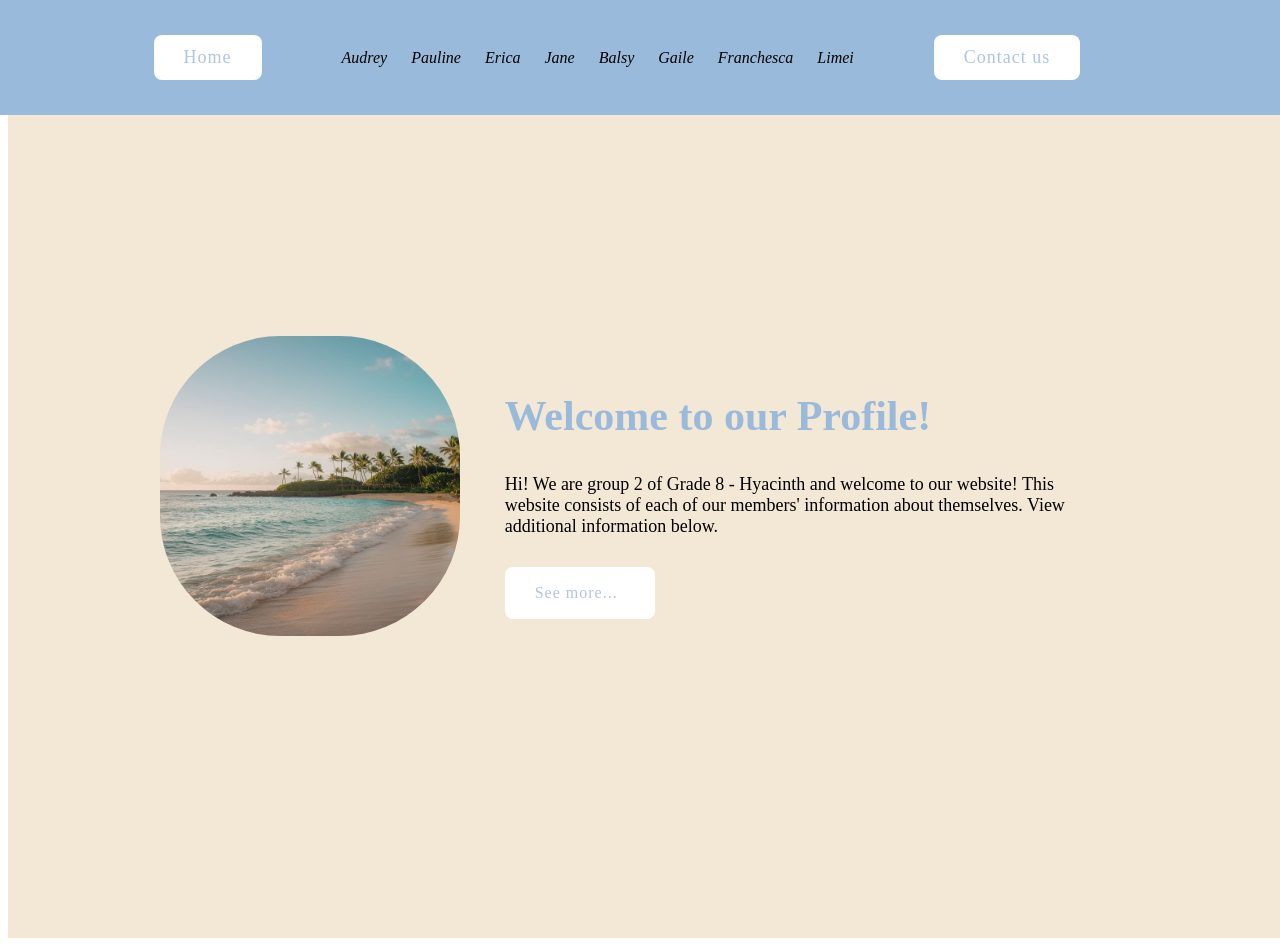
<file: index.html>
<!DOCTYPE html>
<html>
<head>
<link rel="stylesheet" href="portfoliostyle.css">
</head>
<body>

<header class="header-portfolio">
<a href="index.html" class="homepage">Home</a>
<nav class="navbar">

<a href="audrey.html">Audrey</a>
<a href="pollen.html">Pauline</a>
<a href="erica.html">Erica</a>
<a href="jane.html">Jane</a>
<a href="balsy.html">Balsy</a>
<a href="gaile.html">Gaile</a>
<a href="chesca.html">Franchesca</a>
<a href="limei.html">Limei</a>

</nav>
<a href="contactus.html" class="contact">Contact us</a>
</header>


<section class="home">
<div class="img">
<img src="osyen.jpeg" alt="profile">
</div>
 <div class="home-content">
 <h1> Welcome to our Profile! </h1>
 <p> Hi! We are group 2 of Grade 8 - Hyacinth and welcome to our website! This website consists of each of our members' information about themselves. View additional information below.</p>
 
 <div class="btn-box">
<a href="seemore.html" class="behindandtest"> See more... </a>
 </div>
 
 </div>

 </section>


</body>

</html>
</file>
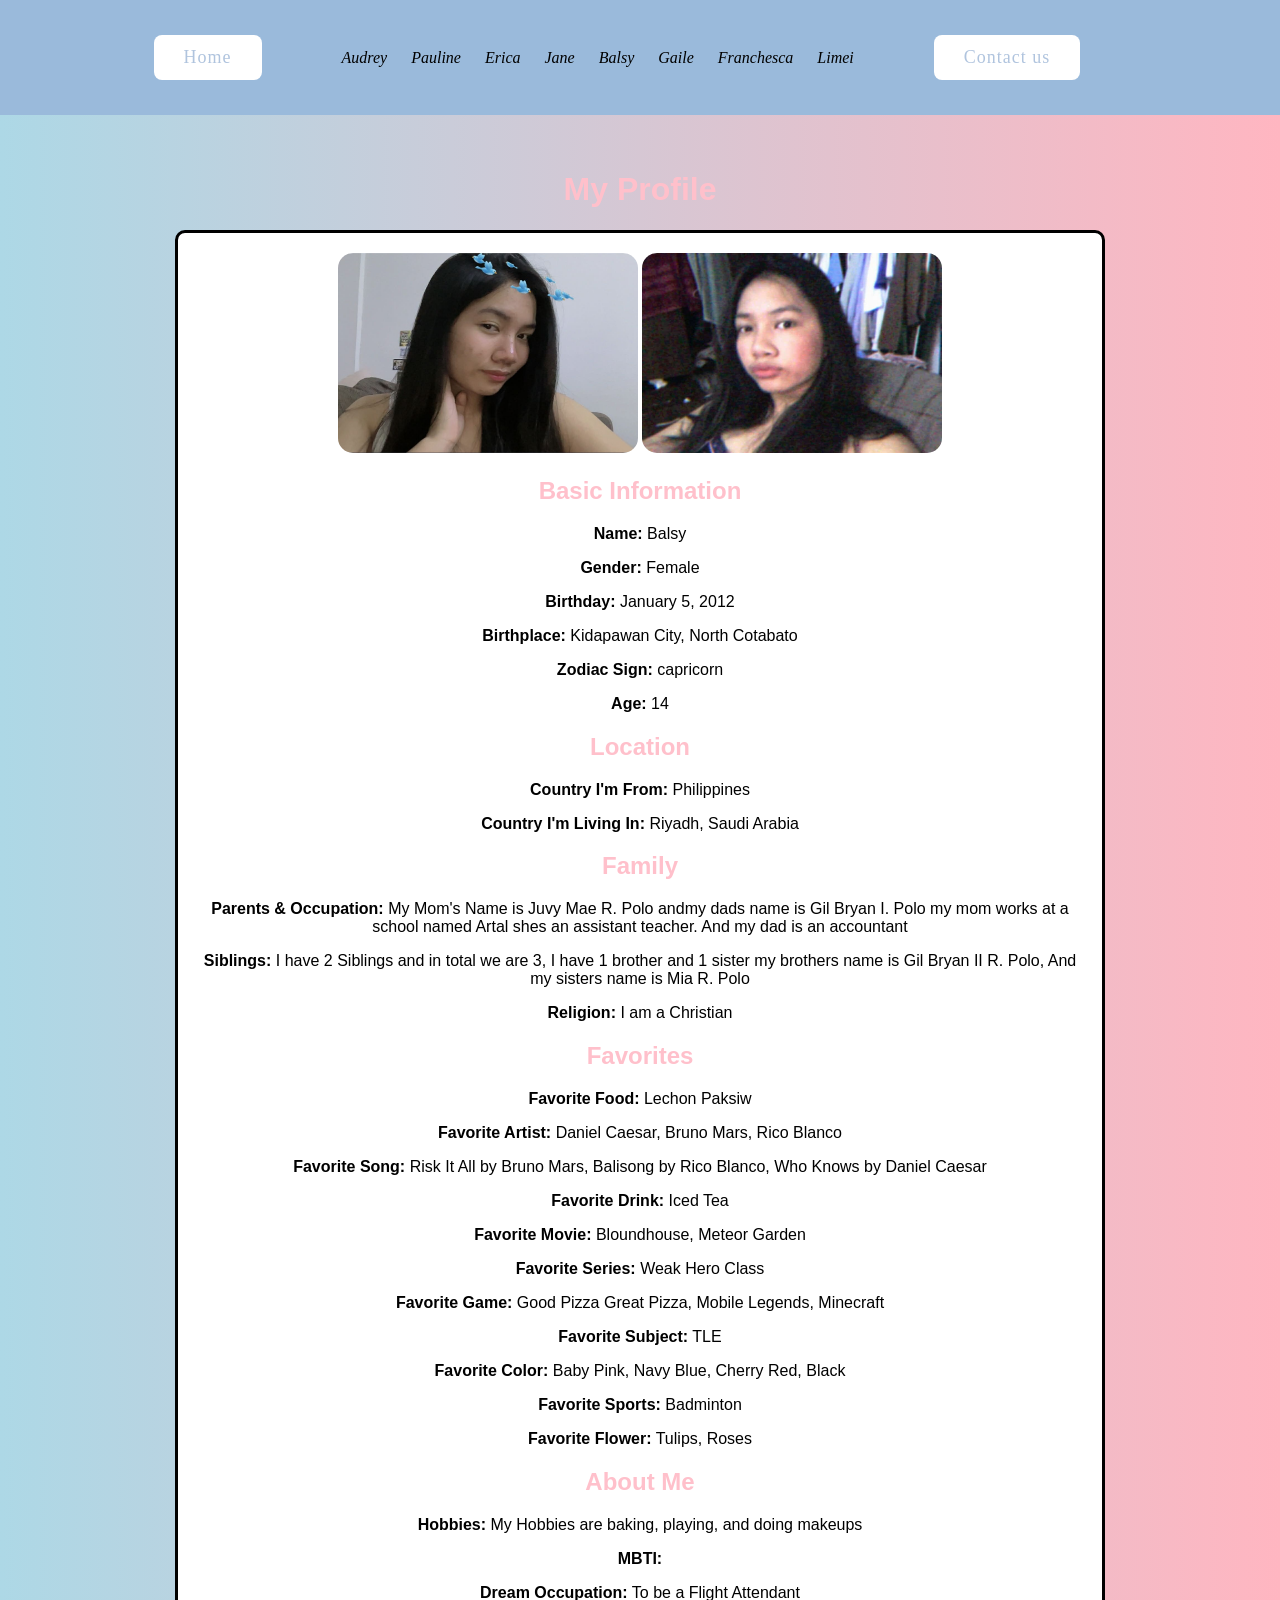
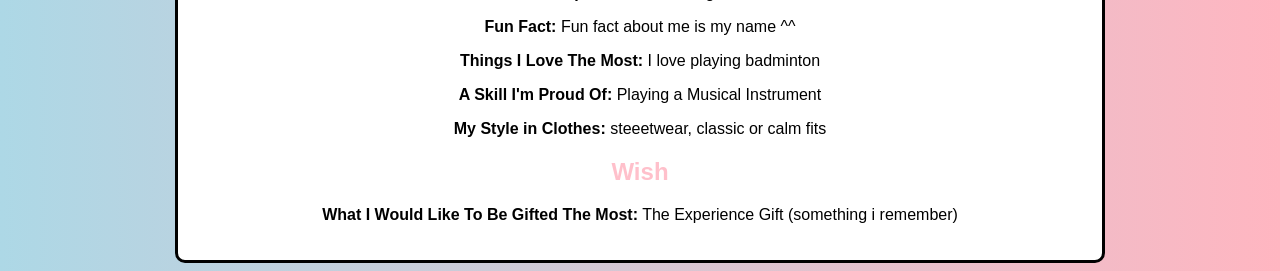
<file: balsy.html>
<!DOCTYPE html>
<html>
<head>
<title>My Profile</title>
<link rel="stylesheet" href="portfoliostyle.css">
<style>



body{
    font-family: Comic Sans MS, Arial, sans-serif;
    background: linear-gradient(to right, lightblue, lightpink);
    text-align: center;
}

.pics img { 
width: 300px;
height: 200px ;
border-radius: 15px;
}

h1{
    color: pink;
	padding-top: 150px;
}

.profile-box{
    background-color: white;
    width: 70%;
    margin: auto;
    padding: 20px;
    border-radius: 10px;
    border: 3px solid black;
}

h2{
    color: pink;
}

p{
    font-size: 16px;
}
</style>
</head>

<body>

<header class="header-portfolio">
<a href="portfolio.html" class="homepage">Home</a>
<nav class="navbar">

<a href="audrey.html">Audrey</a>
<a href="pollen.html">Pauline</a>
<a href="erica.html">Erica</a>
<a href="jane.html">Jane</a>
<a href="balsy.html">Balsy</a>
<a href="gaile.html">Gaile</a>
<a href="chesca.html">Franchesca</a>
<a href="limei.html">Limei</a>

</nav>
<a href="contactus.html" class="contact">Contact us</a>
</header>

<h1> My Profile </h1>

<div class="profile-box">

<div class="pics"> <img src="bals-1.jpg"> <img src="bals-2.jpg"> </div>

<h2>Basic Information</h2>
<p><b>Name:</b> Balsy </p>
<p><b>Gender:</b> Female </p>
<p><b>Birthday:</b> January 5, 2012 </p>
<p><b>Birthplace:</b> Kidapawan City, North Cotabato </p>
<p><b>Zodiac Sign:</b> capricorn </p>
<p><b>Age:</b> 14 </p>

<h2>Location</h2>
<p><b>Country I'm From:</b> Philippines </p>
<p><b>Country I'm Living In:</b> Riyadh, Saudi Arabia </p>

<h2>Family</h2>
<p><b>Parents & Occupation:</b> My Mom's Name is Juvy Mae R. Polo andmy dads name is Gil Bryan I. Polo my mom works at a school named Artal shes an assistant teacher. And my dad is an accountant </p>
<p><b>Siblings:</b> I have 2 Siblings and in total we are 3, I have 1 brother and 1 sister my brothers name is Gil Bryan II R. Polo, And my sisters name is Mia R. Polo </p>
<p><b>Religion:</b> I am a Christian </p>

<h2>Favorites</h2>
<p><b>Favorite Food:</b> Lechon Paksiw</p>
<p><b>Favorite Artist:</b> Daniel Caesar, Bruno Mars, Rico Blanco </p>
<p><b>Favorite Song:</b> Risk It All by Bruno Mars, Balisong by Rico Blanco, Who Knows by Daniel Caesar </p>
<p><b>Favorite Drink:</b> Iced Tea</p>
<p><b>Favorite Movie:</b> Bloundhouse, Meteor Garden </p>
<p><b>Favorite Series:</b> Weak Hero Class </p>
<p><b>Favorite Game:</b> Good Pizza Great Pizza, Mobile Legends, Minecraft </p>
<p><b>Favorite Subject:</b> TLE </p>
<p><b>Favorite Color:</b> Baby Pink, Navy Blue, Cherry Red, Black </p>
<p><b>Favorite Sports:</b> Badminton </p>
<p><b>Favorite Flower:</b> Tulips, Roses </p>

<h2>About Me</h2> 
<p><b>Hobbies:</b> My Hobbies are baking, playing, and doing makeups </p>
<p><b>MBTI:</b>  </p>
<p><b>Dream Occupation:</b> To be a Flight Attendant </p>
<p><b>Fun Fact:</b> Fun fact about me is my name ^^ </p>
<p><b>Things I Love The Most:</b> I love playing badminton </p>
<p><b>A Skill I'm Proud Of:</b> Playing a Musical Instrument </p>
<p><b>My Style in Clothes:</b> steeetwear, classic or calm fits </p>

<h2>Wish</h2>
<p><b>What I Would Like To Be Gifted The Most:</b> The Experience Gift (something  i remember) </p>

</div>

</body>
</html>
</file>
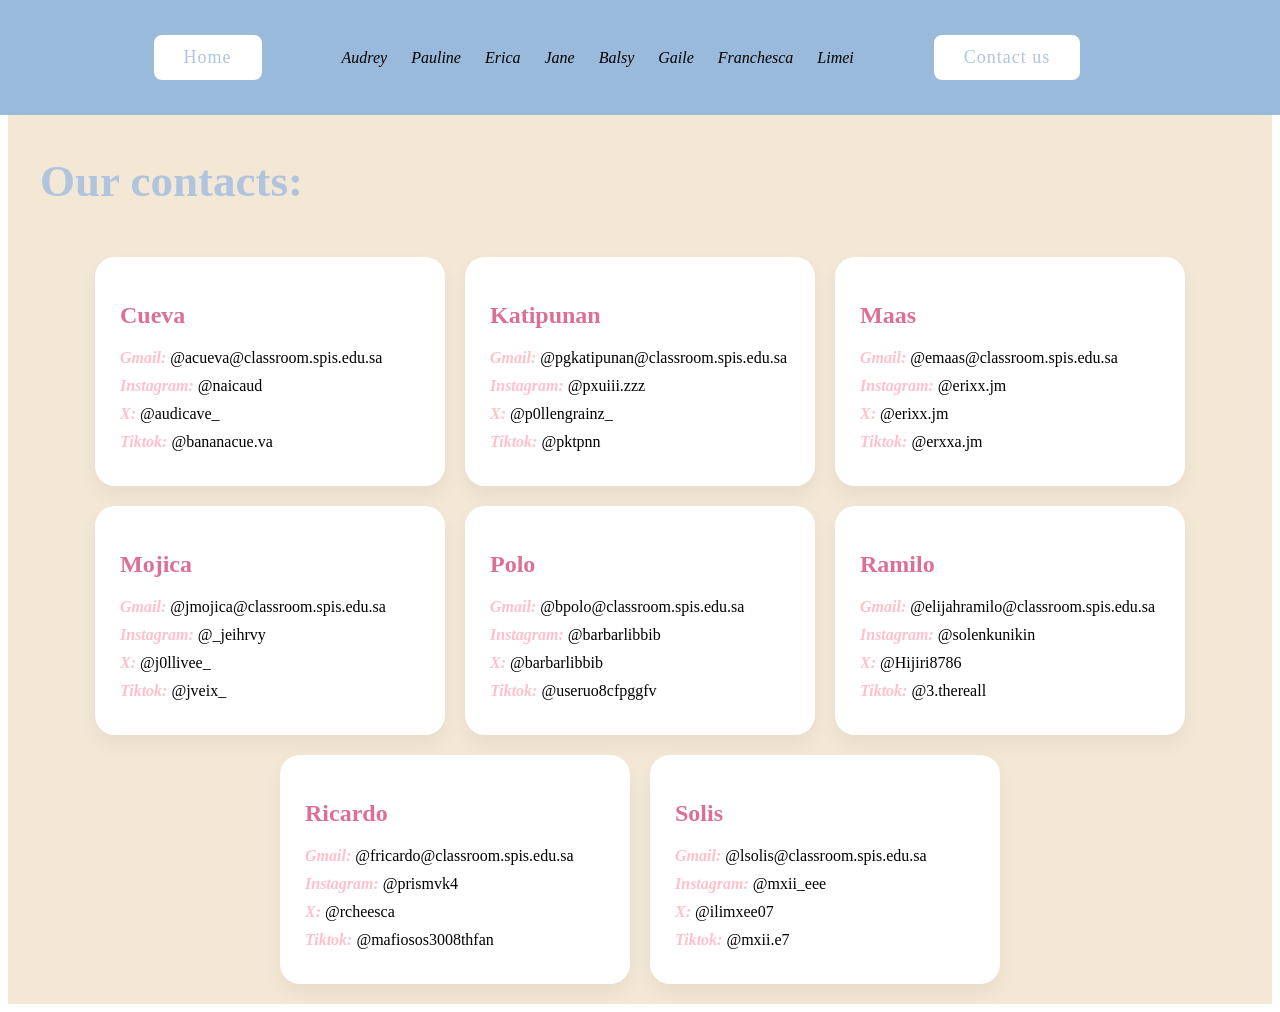
<file: contactus.html>
<!DOCTYPE html>
<html>
<head>
<link rel="stylesheet" href="portfoliostyle.css">
</head>
<body>

<header class="header-portfolio">
<a href="index.html" class="homepage">Home</a>
<nav class="navbar">

<a href="audrey.html">Audrey</a>
<a href="pollen.html">Pauline</a>
<a href="erica.html">Erica</a>
<a href="jane.html">Jane</a>
<a href="balsy.html">Balsy</a>
<a href="gaile.html">Gaile</a>
<a href="chesca.html">Franchesca</a>
<a href="limei.html">Limei</a>

</nav>
<a href="contactus.html" class="contact">Contact us</a>
</header>

<section class="kowntacts">

<div class="contact-content">
<h1 class="kont"> Our contacts: </h1>

<div class="cards-container">
<div class="card">
<h2>Cueva</h2>
<div class="con"><span class="name">Gmail:</span> <span class="user">@acueva@classroom.spis.edu.sa</span></div>
<div class="con"><span class="name">Instagram:</span> <span class="user">@naicaud</span></div>
<div class="con"><span class="name">X:</span> <span class="user">@audicave_</span></div>
<div class="con"><span class="name">Tiktok:</span> <span class="user">@bananacue.va</span></div>
</div>

<div class="card">
<h2>Katipunan</h2>
<div class="con"><span class="name">Gmail:</span> <span class="user">@pgkatipunan@classroom.spis.edu.sa</span></div>
<div class="con"><span class="name">Instagram:</span> <span class="user">@pxuiii.zzz</span></div>
<div class="con"><span class="name">X:</span> <span class="user">@p0llengrainz_</span></div>
<div class="con"><span class="name">Tiktok:</span> <span class="user">@pktpnn</span></div>
</div>

<div class="card">
<h2>Maas</h2>
<div class="con"><span class="name">Gmail:</span> <span class="user">@emaas@classroom.spis.edu.sa</span></div>
<div class="con"><span class="name">Instagram:</span> <span class="user">@erixx.jm</span></div>
<div class="con"><span class="name">X:</span> <span class="user">@erixx.jm</span></div>
<div class="con"><span class="name">Tiktok:</span> <span class="user">@erxxa.jm</span></div>
</div>

<div class="card">
<h2>Mojica</h2>
<div class="con"><span class="name">Gmail:</span> <span class="user">@jmojica@classroom.spis.edu.sa</span></div>
<div class="con"><span class="name">Instagram:</span> <span class="user">@_jeihrvy</span></div>
<div class="con"><span class="name">X:</span> <span class="user">@j0llivee_</span></div>
<div class="con"><span class="name">Tiktok:</span> <span class="user">@jveix_</span></div>
</div>

<div class="card">
<h2>Polo</h2>
<div class="con"><span class="name">Gmail:</span> <span class="user">@bpolo@classroom.spis.edu.sa</span></div>
<div class="con"><span class="name">Instagram:</span> <span class="user">@barbarlibbib</span></div>
<div class="con"><span class="name">X:</span> <span class="user">@barbarlibbib</span></div>
<div class="con"><span class="name">Tiktok:</span> <span class="user">@useruo8cfpggfv</span></div>
</div>

<div class="card">
<h2>Ramilo</h2>
<div class="con"><span class="name">Gmail:</span> <span class="user">@elijahramilo@classroom.spis.edu.sa</span></div>
<div class="con"><span class="name">Instagram:</span> <span class="user">@solenkunikin</span></div>
<div class="con"><span class="name">X:</span> <span class="user">@Hijiri8786</span></div>
<div class="con"><span class="name">Tiktok:</span> <span class="user">@3.thereall</span></div>
</div>

<div class="card">
<h2>Ricardo</h2>
<div class="con"><span class="name">Gmail:</span> <span class="user">@fricardo@classroom.spis.edu.sa</span></div>
<div class="con"><span class="name">Instagram:</span> <span class="user">@prismvk4</span></div>
<div class="con"><span class="name">X:</span> <span class="user">@rcheesca</span></div>
<div class="con"><span class="name">Tiktok:</span> <span class="user">@mafiosos3008thfan</span></div>
</div>

<div class="card">
<h2>Solis</h2>
<div class="con"><span class="name">Gmail:</span> <span class="user">@lsolis@classroom.spis.edu.sa</span></div>
<div class="con"><span class="name">Instagram:</span> <span class="user">@mxii_eee</span></div>
<div class="con"><span class="name">X:</span> <span class="user">@ilimxee07</span></div>
<div class="con"><span class="name">Tiktok:</span> <span class="user">@mxii.e7</span></div>
</div>

</div>

</div>
</section>

</body>


</html>
</file>
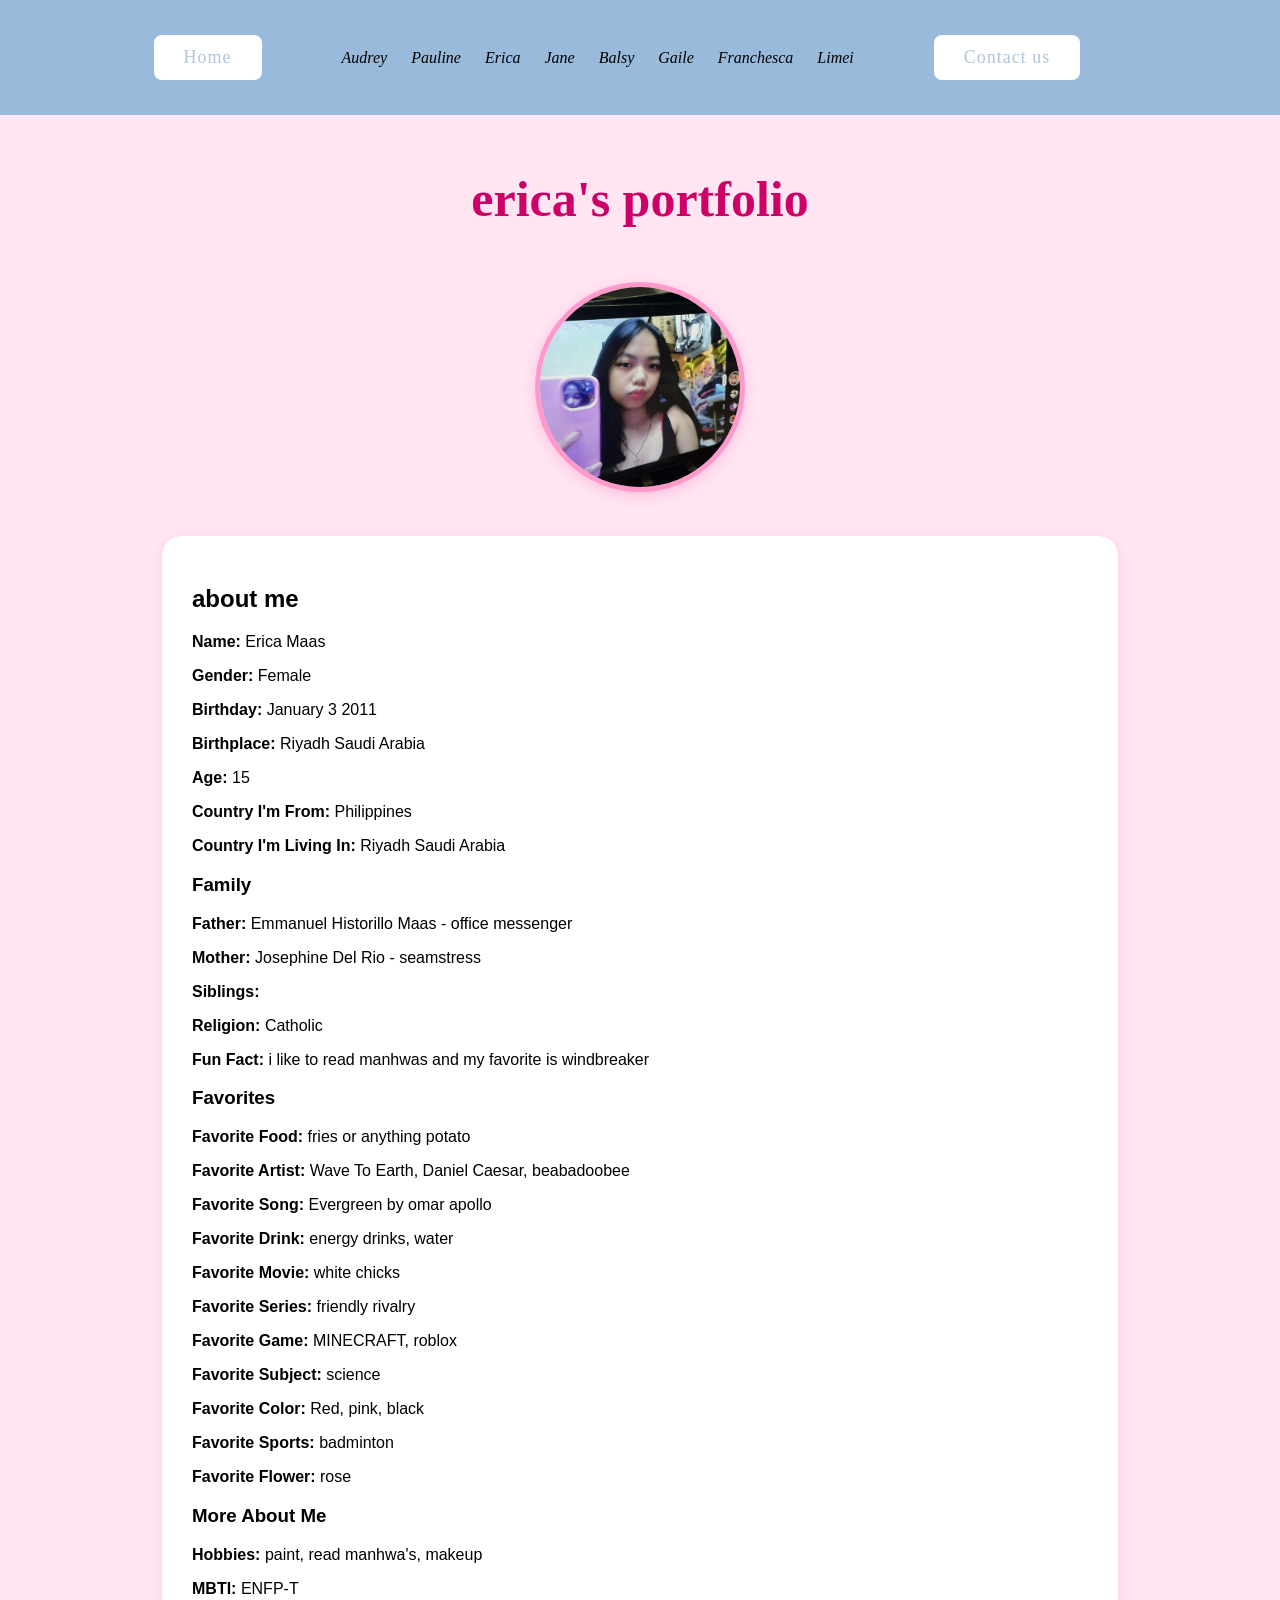
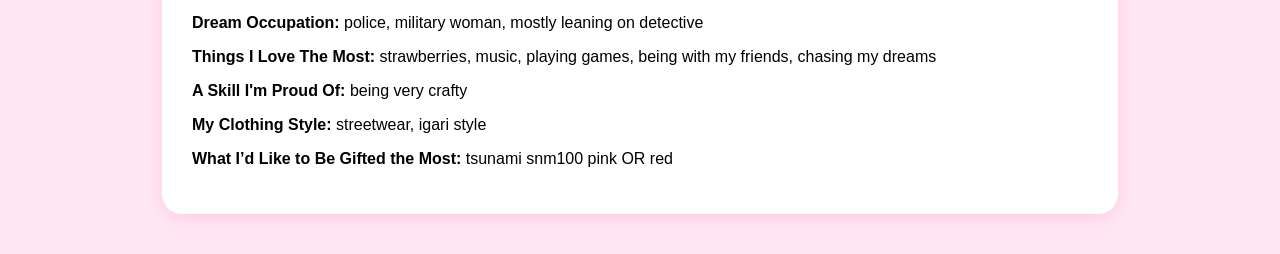
<file: erica.html>
<!DOCTYPE html>
<html>
<head>
<link rel="stylesheet" href="portfoliostyle.css">
<title> erica's portfolio </title>

     <style>

	  body {
	        margin: 0;
			background-color: #ffe6f2;
			text-align: center;
			font-family: Arial, sans-serif;
	}
	h1 {
	    margin-top: 100px;
		font-size: 50px;
		color: #cc0066;
		font-family: "Brush Script MT", cursive;
		padding-top:70px;
	}
	img {
	     width: 200px;
		 height: 200px;
		 object-fit: cover;
		 border-radius: 50%;
		 margin-top: 20px;
		 border: 5px solid #ff99cc;
		 box-shadow: 0 4px 15px rgba(255, 105, 180, 0.3);
	}
	.info {
	     background: white;
		 width: 70%;
		 margin: 40px auto;
		 padding: 30px;
		 border-radius: 20px;
		 box-shadow:0 4px 15px rgba(255, 105, 180, 0.2);
		 text-align: left;
	}
	</style>
	</head>
	<body>
	<header class="header-portfolio">
<a href="portfolio.html" class="homepage">Home</a>
<nav class="navbar">

<a href="audrey.html">Audrey</a>
<a href="pollen.html">Pauline</a>
<a href="erica.html">Erica</a>
<a href="jane.html">Jane</a>
<a href="balsy.html">Balsy</a>
<a href="gaile.html">Gaile</a>
<a href="chesca.html">Franchesca</a>
<a href="limei.html">Limei</a>

</nav>
<a href="contactus.html" class="contact">Contact us</a>
</header>
	     <h1> erica's portfolio </h1>
		 
		 <img src="eriri.jpeg" alt="Erica's Photo">
	</body>
	
	<div class="info">
	  <h2> about me </h2>
     <p><strong>Name:</strong> Erica Maas</p>
    <p><strong>Gender:</strong> Female</p>
    <p><strong>Birthday:</strong> January 3 2011</p>
    <p><strong>Birthplace:</strong> Riyadh Saudi Arabia</p>
    <p><strong>Age:</strong> 15</p>
    <p><strong>Country I'm From:</strong> Philippines</p>
    <p><strong>Country I'm Living In:</strong> Riyadh Saudi Arabia</p>

    <h3>Family</h3>
    <p><strong>Father:</strong> Emmanuel Historillo Maas - office messenger</p>
    <p><strong>Mother:</strong> Josephine Del Rio - seamstress</p>
    <p><strong>Siblings:</strong> </p>

    <p><strong>Religion:</strong> Catholic</p>
    <p><strong>Fun Fact:</strong> i like to read manhwas and my favorite is windbreaker</p>

    <h3>Favorites</h3>
    <p><strong>Favorite Food:</strong> fries or anything potato</p>
    <p><strong>Favorite Artist:</strong> Wave To Earth, Daniel Caesar, beabadoobee</p>
    <p><strong>Favorite Song:</strong> Evergreen by omar apollo</p>
    <p><strong>Favorite Drink:</strong> energy drinks, water</p>
    <p><strong>Favorite Movie:</strong> white chicks</p>
    <p><strong>Favorite Series:</strong> friendly rivalry</p>
    <p><strong>Favorite Game:</strong> MINECRAFT, roblox</p>
    <p><strong>Favorite Subject:</strong> science</p>
    <p><strong>Favorite Color:</strong> Red, pink, black</p>
    <p><strong>Favorite Sports:</strong> badminton</p>
    <p><strong>Favorite Flower:</strong> rose</p>

    <h3>More About Me</h3>
    <p><strong>Hobbies:</strong> paint, read manhwa's, makeup</p>
    <p><strong>MBTI:</strong> ENFP-T</p>
    <p><strong>Dream Occupation:</strong> police, military woman, mostly leaning on detective</p>
    <p><strong>Things I Love The Most:</strong> strawberries, music, playing games, being with my friends, chasing my dreams</p>
    <p><strong>A Skill I'm Proud Of:</strong> being very crafty</p>
    <p><strong>My Clothing Style:</strong> streetwear, igari style</p>
    <p><strong>What I’d Like to Be Gifted the Most:</strong> tsunami snm100 pink OR red</p>

</div>


</html>
</file>
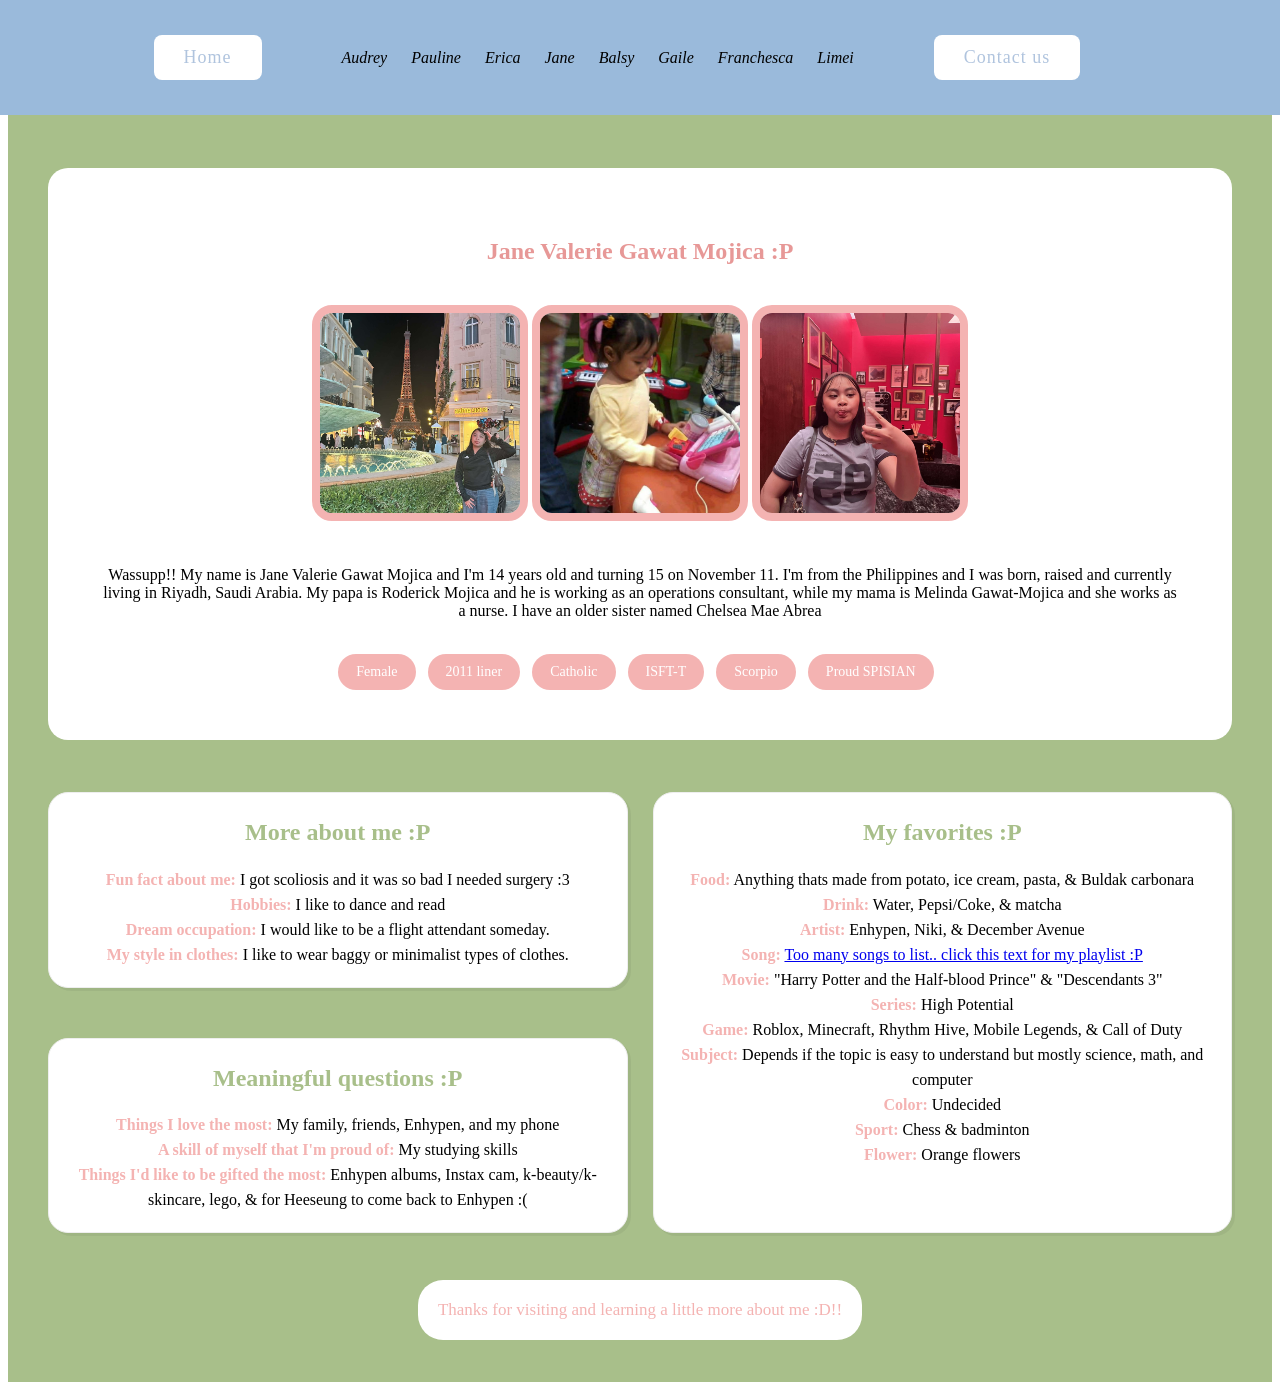
<file: jane.html>
<!DOCTYPE html>
<html>

<head> 

<title> ────୨ৎ──── </title>

<head>
<link rel="stylesheet" href="portfoliostyle.css">
</head>

<style>

.profile { 
background-color: #A8BF8A;
padding: 40px;
padding-top: 100px;
}

.me-card {
background-color: white;
border-radius: 20px;
padding: 50px;
margin-top: 60px;
}

.pill {
display: inline-block;
flex-wrap: wrap;
gap: 8px;
margin-top: 10px;
}

.pill-me {
 display: inline-block;
    background-color: #F4B3B2;
    color: white;
    padding: 10px 18px;
    border-radius: 25px;
    margin: 8px 8px 0 0;
    font-size: 14px;
    transition: 0.3s;
	text-align: center;
}

.pill-me:hover {
transform: translateY(-5px);
transition: 0.3s ease;
background-color:#E79897;
}

.me-card h1 { 
padding-bottom: 20px;
text-align: center;
color: #E79897;
font-family: 'Lora', serif;
font-weight: 750;
}

.me-imgs img {
    width: 200px;
    height: 200px;
    border-radius: 20px;
    object-fit: cover;
    border: 8px solid #F4B3B2 ;
    margin-bottom: 25px;
    transition: 0.4s ease;
	gap: 30px;
}

.me-imgs img:hover { 
border: 8px solid #E79897 ;
transform: translateY(-5px);
box-shadow: #F4B3B2;
}

.notes {
display: grid;
grid-template-rows: auto auto;
grid-template-columns: 1fr 1fr;
gap: 25px;
margin: 40px auto;
line-height: 25px;
margin-top: 2px;
}

.answer span { 
font-weight: 700; 
color: #F4B3B2; 
} 

.notes h2 { color: #A8BF8A; padding: 2px; padding-bottom: 2px; }

.moreme-section {
background: white;
padding: 20px;
border-radius: 20px;
box-shadow: 3px 3px 0px rgba(0,0,0,0.05);
position: relative;
border: 1px solid #eee;
margin-top: 50px;
margin-bottom: 15px;
grid-column: 1;
grid-row: 1;
padding-top: 5px;
}

.moreme-section:hover { 
transform: translateY(-5px);
transition: 0.3s ease;
background-color: white;
}

.questions-section {
background: white;
padding: 20px;
border-radius: 20px;
box-shadow: 3px 3px 0px rgba(0,0,0,0.05);
position: relative;
border: 1px solid #eee;
margin-top: 10px;
margin-bottom: 5px;
grid-column: 1;
grid-row: 2;
padding-top: 5px;
}

.questions-section:hover { 
transform: translateY(-5px);
transition: 0.3s ease;
background-color: white;
}

.favorites-section {
background: white;
padding: 20px;
border-radius: 20px;
box-shadow: 3px 3px 0px rgba(0,0,0,0.05);
position: relative;
border: 1px solid #eee;
margin-top: 50px;
margin-bottom: 5px;
grid-column: 2;
grid-row: span 2;
padding-top: 5px;
}

.favorites-section:hover { 
transform: translateY(-5px);
transition: 0.3s ease;
background-color: white;
}

.pill-thanks {
 display: inline-block;
    background-color: white;
    color: #F4B3B2;
    padding: 20px;
    border-radius: 25px;
    margin: 2px;
    font-size: 17px;
    transition: 0.3s;
	text-align: center;
}

.pill-thanks:hover {
transform: translateY(-5px);
transition: 0.3s ease;
background-color:#E79897;
color: white;
}

</style>

</head>

<body>

<header class="header-portfolio">
<a href="portfolio.html" class="homepage">Home</a>
<nav class="navbar">

<a href="audrey.html">Audrey</a>
<a href="pollen.html">Pauline</a>
<a href="erica.html">Erica</a>
<a href="jane.html">Jane</a>
<a href="balsy.html">Balsy</a>
<a href="gaile.html">Gaile</a>
<a href="chesca.html">Franchesca</a>
<a href="limei.html">Limei</a>

</nav>
<a href="contactus.html" class="contact">Contact us</a>
</header>

<section class="profile">

<div class="me-section" style="text-align: center;">
<div class="me-card">
<h1> Jane Valerie Gawat Mojica :P </h1>
<div class="me-imgs" style="text-align: center;"> <img src="jeb-1.jpeg" class="jeyb1"> <img src="jebi.jpeg" class="jeybb"> <img src="jeb-2.jpeg" class="jeyb2"> </div>
<p class="text"> Wassupp!! My name is Jane Valerie Gawat Mojica and I'm 14 years old and turning 15 on November 11. I'm from the Philippines and I was born, raised and currently living in Riyadh, Saudi Arabia. My papa is Roderick Mojica and he is working as an operations consultant, while my mama is Melinda Gawat-Mojica and she works as a nurse. I have an older sister named Chelsea Mae Abrea</p> 
<div class="pill">
<div class="pill-me">Female</div>
<div class="pill-me">2011 liner</div>
<div class="pill-me">Catholic</div>
<div class="pill-me">ISFT-T</div>
<div class="pill-me">Scorpio</div>
<div class="pill-me">Proud SPISIAN</div>
</div>

</div>

<div class="notes">

<div class="moreme-section"> 
<div class="moreme-notes">
<h2> More about me :P</h2>
<div class="answer">
<div><span>Fun fact about me:</span> I got scoliosis and it was so bad I needed surgery :3 </div>
<div><span>Hobbies:</span> I like to dance and read</div>
<div><span>Dream occupation:</span> I would like to be a flight attendant someday.</div>
<div><span>My style in clothes:</span> I like to wear baggy or minimalist types of clothes.</div>
</div>
</div>
</div>

<div class="favorites-section">
<div class="favorites-notes">
<h2>My favorites :P</h2>
<div class="answer">
<div><span>Food:</span> Anything thats made from potato, ice cream, pasta, & Buldak carbonara</div>
<div><span>Drink:</span> Water, Pepsi/Coke, & matcha </div>
<div><span>Artist:</span> Enhypen, Niki, & December Avenue </div>
<div><span>Song:</span> <a href="https://open.spotify.com/playlist/6kZuJeVn5IcuZ09CES7XBp?si=01wLMdNnRR-a4gRcHrJySA">Too many songs to list.. click this text for my playlist :P</a></div>
<div><span>Movie:</span> "Harry Potter and the Half-blood Prince" & "Descendants 3" </div>
<div><span>Series:</span> High Potential </div>
<div><span>Game:</span> Roblox, Minecraft, Rhythm Hive, Mobile Legends, & Call of Duty </div>
<div><span>Subject:</span> Depends if the topic is easy to understand but mostly science, math, and computer </div>
<div><span>Color:</span> Undecided </div>
<div><span>Sport:</span> Chess & badminton </div>
<div><span>Flower:</span> Orange flowers </div>
</div>
</div>
</div>

<div class="questions-section"> 
<div class="question-notes">
<h2>Meaningful questions :P</h2>
<div class="answer">
<div><span>Things I love the most:</span> My family, friends, Enhypen, and my phone</div>
<div><span>A skill of myself that I'm proud of:</span> My studying skills</div>
<div><span>Things I'd like to be gifted the most:</span> Enhypen albums, Instax cam, k-beauty/k-skincare, lego, & for Heeseung to come back to Enhypen :(</div>
</div>
</div>
</div>


</div>

<div class="pill-thanks"> Thanks for visiting and learning a little more about me :D!!</div>

</div>

</section>

</body>

</html>
</file>
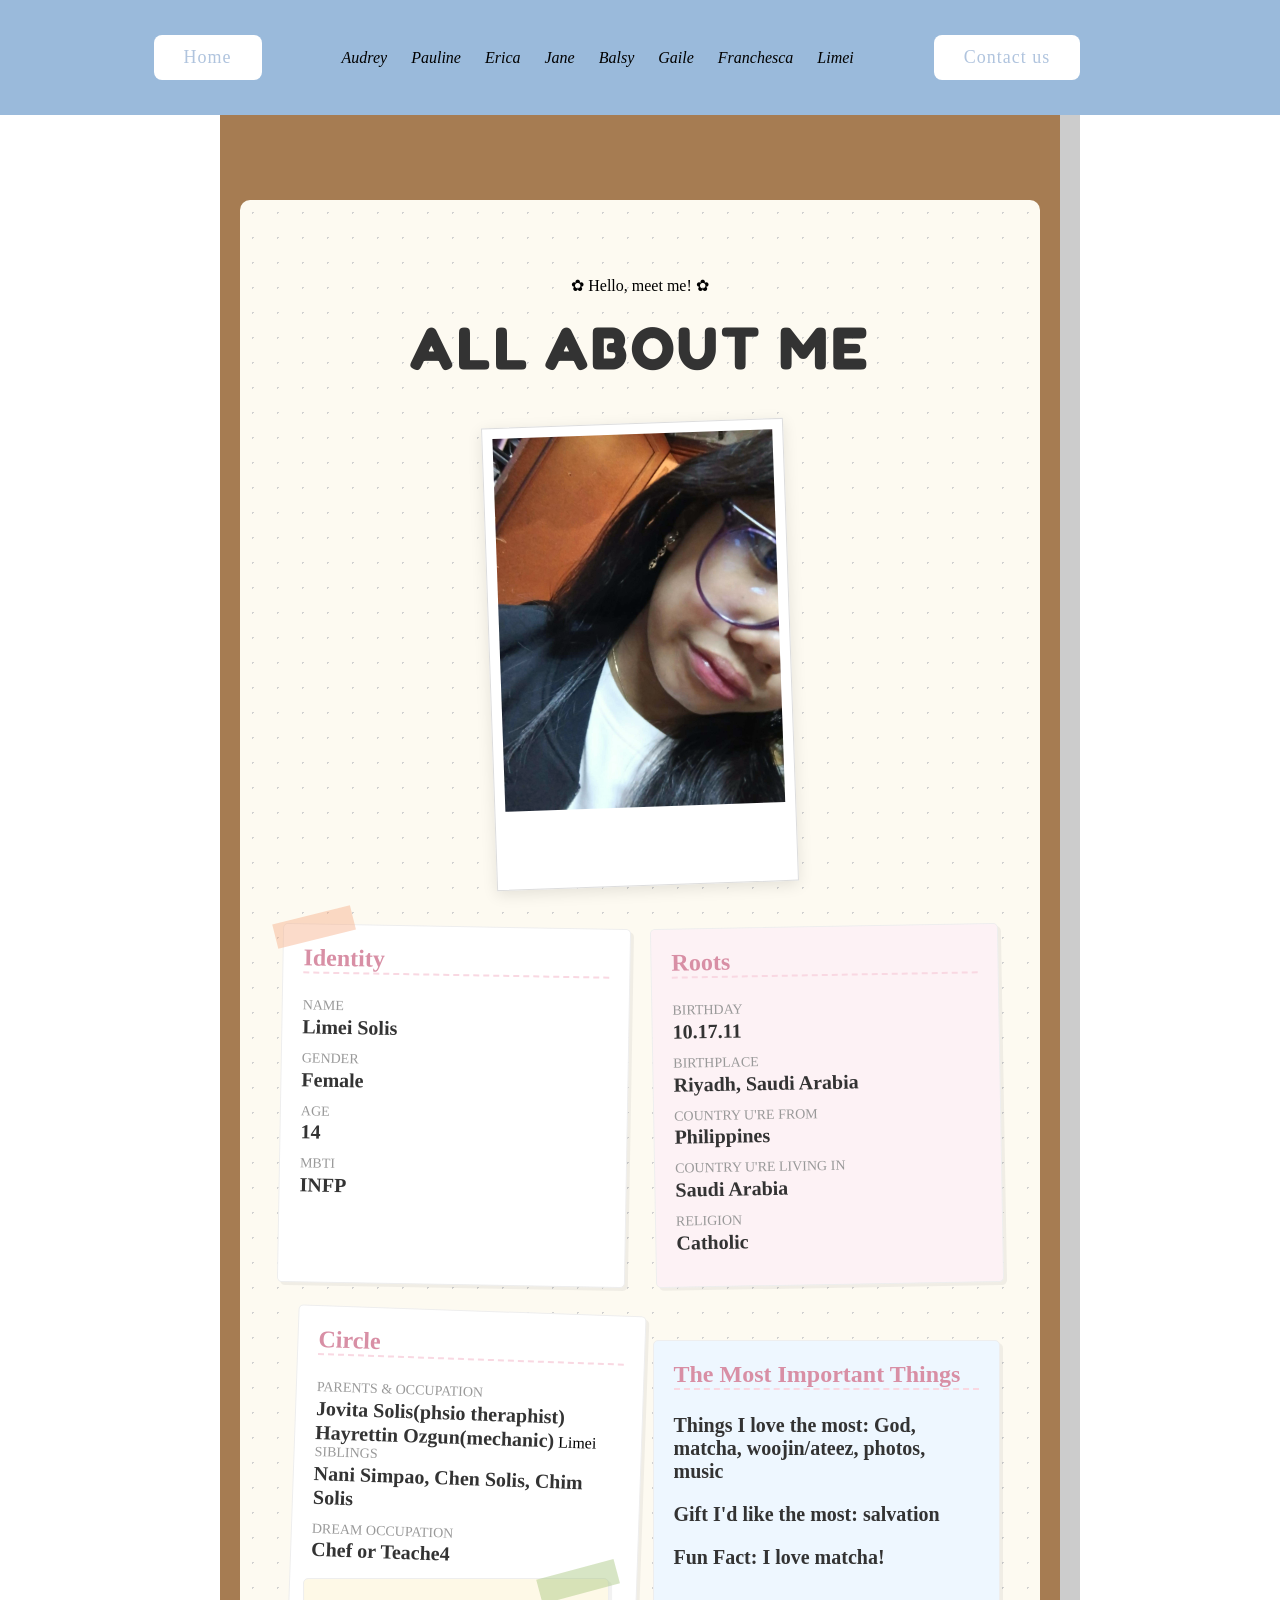
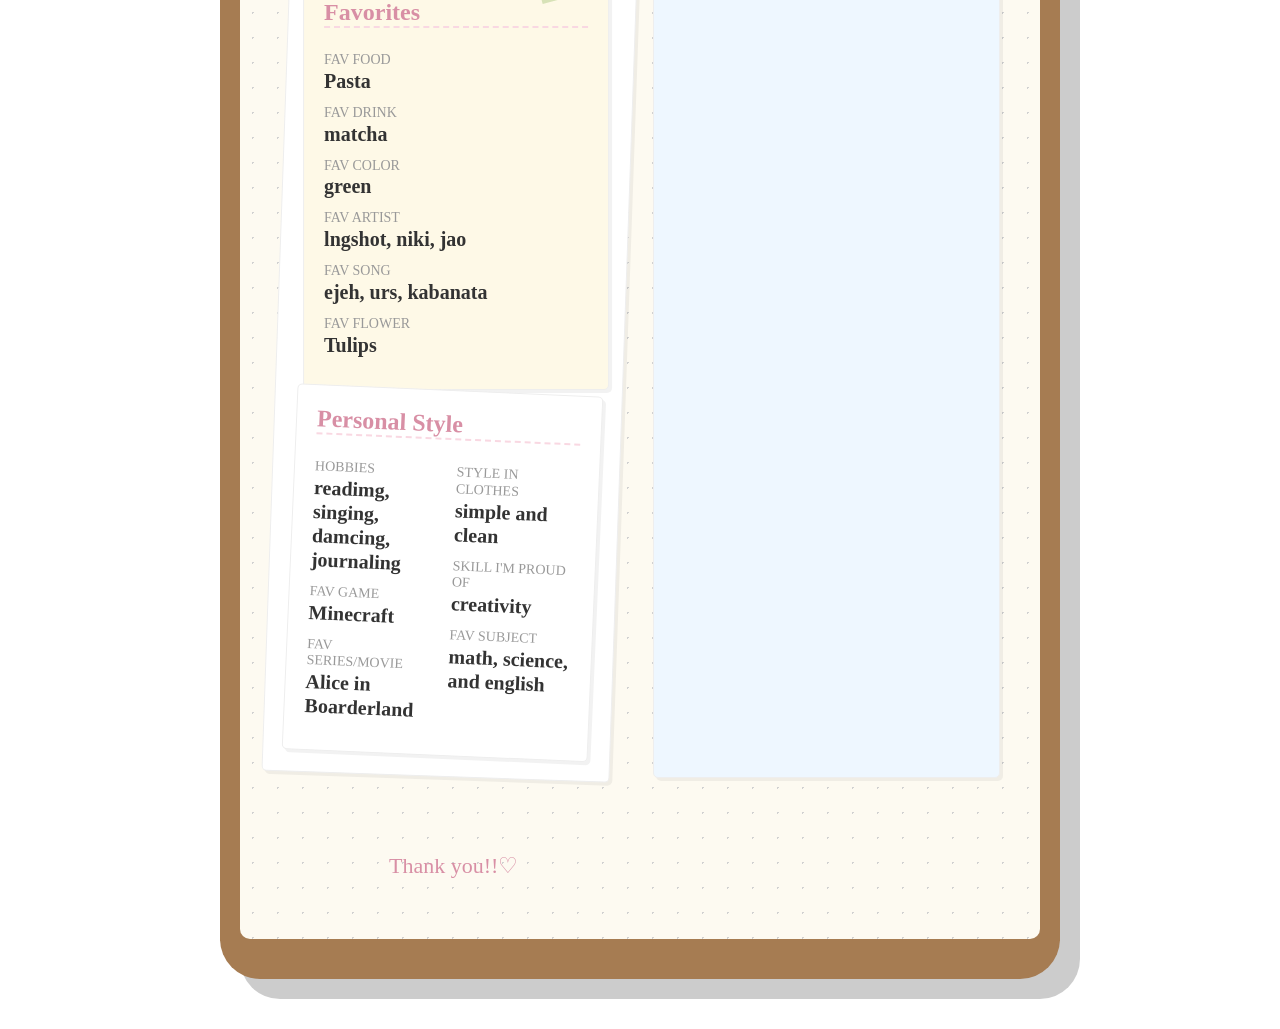
<file: limei.html>
<!DOCTYPE html>
<html lang="en">
<head>
    <meta charset="UTF-8">
    <meta name="viewport" content="width=device-width, initial-scale=1.0">
    <title>Sasha's Full Portfolio</title>
	<link rel="stylesheet" href="portfoliostyle.css">
    <style>
        @import url('https://fonts.googleapis.com/css2?family=Gaegu:wght@400;700&family=Fredoka+One&display=swap');


        body {
            background-color: #b5a4cf/*purple background from the image*/
            font-family: 'Gaegu', cursive;
            display: flex;
            justify-content: center;
            padding: 50px 0;
            margin: 0;
        }

        .clipboard {
            background-color: #a67c52;
            width: 800px;
            border-radius: 40px;
            position: relative;
            padding: 70px 20px 40px 20px;
			padding-top: 150px;
            box-shadow: 20px 20px 0px rgba(0,0,0,0.2);
        }

        .paper {
            background-color: #fdfaf1;
            background-image: radial-gradient(#d1d1d1 1px, transparent 1px);
            background-size: 25px 25px;
            width: 100%;
            border-radius: 10px;
            padding: 60px 40px;
            box-sizing: border-box;
            position: relative;
        }

        .header-area { text-align: center; margin-bottom: 40px; }
        .header-area h1 { font-family: 'Fredoka One'; font-size: 60px; margin: 0; color: #333; letter-spacing: 3px; }

        .polaroid-frame {
            background: white;
            padding: 10px 10px 50px 10px;
            box-shadow: 0 4px 15px rgba(0,0,0,0.1);
            width: 280px;
            margin: 0 auto 40px auto;
            transform: rotate(-2deg);
            border: 1px solid #ddd;
        }
        .polaroid-frame img { width: 100%; filter: sepia(10%); }

        /* Scanned List Styling */
        .info-section {
            display: grid;
            grid-template-columns: 1fr 1fr;
            gap: 25px;
        }

        .scrap-paper {
            background: white;
            padding: 20px;
            border-radius: 5px;
            box-shadow: 3px 3px 0px rgba(0,0,0,0.05);
            position: relative;
            border: 1px solid #eee;
        }

        .scrap-paper h3 { 
            margin-top: 0; 
            color: #d88fa5; 
            border-bottom: 2px dashed #f9d8e2;
            font-size: 24px;
        }

        .list-item { margin-bottom: 12px; line-height: 1.2; }
        .label { font-size: 14px; color: #999; text-transform: uppercase; display: block; }
        .text { font-size: 20px; color: #333; font-weight: bold; }

        .tape {
            width: 80px;
            height: 25px;
            background: rgba(245, 166, 123, 0.4);
            position: absolute;
            top: -10px;
            left: -10px;
            transform: rotate(-15deg);
        }

        footer { text-align: center; margin-top: 50px; font-size: 22px; color: #d88fa5; }
    </style>
</head>
<body>

<header class="header-portfolio">
<a href="portfolio.html" class="homepage">Home</a>
<nav class="navbar">

<a href="audrey.html">Audrey</a>
<a href="pollen.html">Pauline</a>
<a href="erica.html">Erica</a>
<a href="jane.html">Jane</a>
<a href="balsy.html">Balsy</a>
<a href="gaile.html">Gaile</a>
<a href="chesca.html">Franchesca</a>
<a href="limei.html">Limei</a>

</nav>
<a href="contactus.html" class="contact">Contact us</a>
</header>

<div class="clipboard">
    <div class="paper">
        
        <div class="header-area">
            <p>✿ Hello, meet me! ✿</p>
            <h1>ALL ABOUT ME</h1>
        </div>

        <div class="polaroid-frame">
            <img src="meimei.jpeg" alt="Limei">
            <p style="text-align: center; font-size: 24px; margin-top: 15px;"></p>
        </div>

        <div class="info-section">
            <div class="scrap-paper" style="transform: rotate(1deg);">
                <div class="tape"></div>
                <h3>Identity</h3>
                <div class="list-item"><span class="label">Name</span><span class="text">Limei Solis</span></div>
                <div class="list-item"><span class="label">Gender</span><span class="text">Female</span></div>
                <div class="list-item"><span class="label">Age</span><span class="text">14</span></div>
                <div class="list-item"><span class="label">MBTI</span><span class="text">INFP</span></div>
            </div>

            <div class="scrap-paper" style="transform: rotate(-1deg); background: #fdf2f5;">
                <h3>Roots</h3>
                <div class="list-item"><span class="label">Birthday</span><span class="text">10.17.11</span></div>
                <div class="list-item"><span class="label">Birthplace</span><span class="text">Riyadh, Saudi Arabia</span></div>
                <div class="list-item"><span class="label">Country u're from</span><span class="text">Philippines</span></div>
                <div class="list-item"><span class="label">Country u're living in</span><span class="text">Saudi Arabia</span></div>
                <div class="list-item"><span class="label">Religion</span><span class="text">Catholic</span></div>
            </div>

            <div class="scrap-paper" style="transform: rotate(2deg);">
                <h3>Circle</h3>
                <div class="list-item"><span class="label">Parents & Occupation</span><span class="text">Jovita Solis(phsio theraphist) Hayrettin Ozgun(mechanic)</span>
Limei
<div class="list-item"><span class="label">Siblings</span><span class="text">Nani Simpao, Chen Solis, Chim Solis</span></div>
                <div class="list-item"><span class="label">Dream Occupation</span><span class="text">Chef or Teache4</span></div>
            </div>            <div class="scrap-paper" style="transform: rotate(-2deg); background: #fef9e7;">
                <div class="tape" style="background: rgba(156, 189, 110, 0.4); left: auto; right: -10px;"></div>
                <h3>Favorites</h3>
                <div class="list-item"><span class="label">Fav Food</span><span class="text">Pasta</span></div>
                <div class="list-item"><span class="label">Fav Drink</span><span class="text">matcha</span></div>
                <div class="list-item"><span class="label">Fav Color</span><span class="text">green</span></div>
                <div class="list-item"><span class="label">Fav Artist</span><span class="text">lngshot, niki, jao</span></div>
                <div class="list-item"><span class="label">Fav Song</span><span class="text">ejeh, urs, kabanata</span></div>
                <div class="list-item"><span class="label">Fav Flower</span><span class="text">Tulips</span></div>
            </div>

            <div class="scrap-paper" style="grid-column: span 2; transform: rotate(0.5deg);">
                <h3>Personal Style</h3>
                <div style="display: grid; grid-template-columns: 1fr 1fr; gap: 20px;">
                    <div>
                        <div class="list-item"><span class="label">Hobbies</span><span class="text">readimg, singing, damcing, journaling</span></div>
                        <div class="list-item"><span class="label">Fav Game</span><span class="text">Minecraft</span></div>
                        <div class="list-item"><span class="label">Fav Series/Movie</span><span class="text">Alice in Boarderland</span></div>
                    </div>
                    <div>
                        <div class="list-item"><span class="label">Style in Clothes</span><span class="text">simple and clean</span></div>
                        <div class="list-item"><span class="label">Skill I'm Proud Of</span><span class="text">creativity</span></div>
                        <div class="list-item"><span class="label">Fav Subject</span><span class="text">math, science, and english</span></div>
                    </div>
                </div>
            </div>
        </div>

        <div class="scrap-paper" style="margin-top: 30px; width: 100%; box-sizing: border-box; background: #eef7ff;">
            <h3>The Most Important Things</h3>
            <p class="text">Things I love the most: God, matcha, woojin/ateez, photos, music</p>
            <p class="text">Gift I'd like the most: salvation</p>
            <p class="text">Fun Fact: I love matcha!</p>
        </div>

        <footer>
            Thank you!!♡
        </footer>

    </div>
</div>

</body>
</html>
</file>
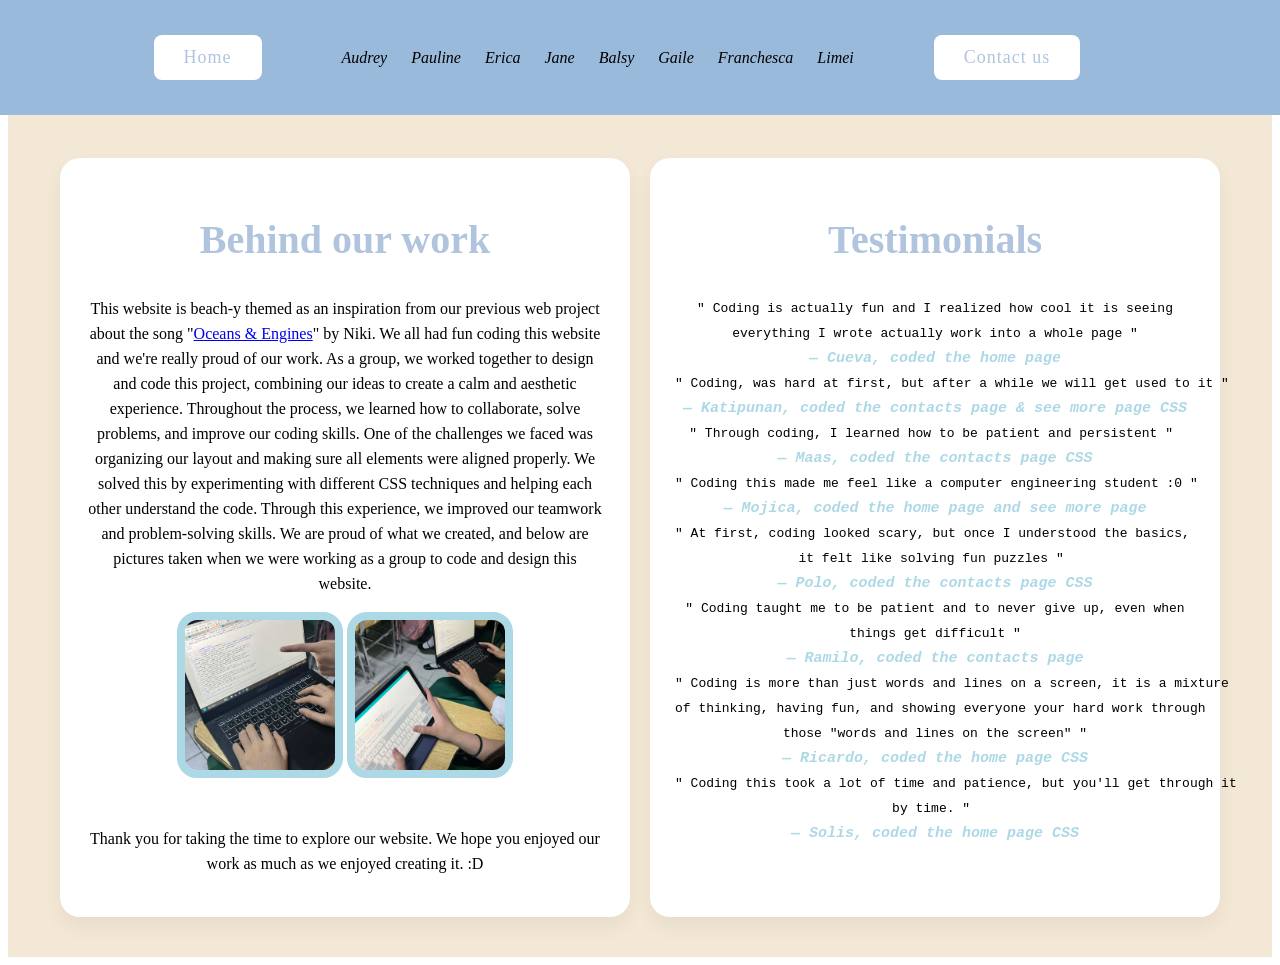
<file: seemore.html>
<!DOCTYPE html>
<html>
<head>
<link rel="stylesheet" href="portfoliostyle.css">
<style>

.info { background-color: #F3E7D5;}

.seemore-content { 
padding-top: 150px;
padding-bottom: 40px;
}

.seemore-container {  
display:flex;
flex-wrap: wrap; 
justify-content: center;
gap: 20px;
width:100%
}

.seemore-card {
background-color: white;
padding: 25px;
border-radius: 20px;
box-shadow: 0 10px 20px rgba(0,0,0,0.05);
transition: transform 0.3s ease;
width: 570px;
gap: 20px;
box-sizing: border-box;
font-family: playfairdisplay;

}

.seemore-card:hover {
transform: translateY(-5px);
}

.seemore-card h2 { 
text-align: center;
font-size: 40px;
color: lightsteelblue;
}

.behind-img img {
    width: 150px;
    height: 150px;
    border-radius: 20px;
    object-fit: cover;
    border: 8px solid lightblue ;
    margin-bottom: 25px;
    transition: 0.4s ease;
	gap: 30px;
}

.testimonial-cont span { 
color: lightblue;
font-weight: 700;
font-style: italic;
font-size: 15px;
}

</style>
</head>
<body>

<header class="header-portfolio">
<a href="index.html" class="homepage">Home</a>
<nav class="navbar">

<a href="audrey.html">Audrey</a>
<a href="pollen.html">Pauline</a>
<a href="erica.html">Erica</a>
<a href="jane,html">Jane</a>
<a href="balsy.html">Balsy</a>
<a href="gaile.html">Gaile</a>
<a href="chesca.html">Franchesca</a>
<a href="limei.html">Limei</a>

</nav>
<a href="contactus.html" class="contact">Contact us</a>
</header>

<section class="info">

<div class="seemore-content">

<div class="seemore-container">

<div class="seemore-card">
<h2 class="behind">Behind our work</h2>
<div class="behind-cont" style="text-align: center; line-height: 25px;">
<p>This website is beach-y themed as an inspiration from our previous web project about the song "<a href="https://youtu.be/bQ0pazUc3ZA?list=RDbQ0pazUc3ZA">Oceans & Engines</a>" by Niki. We all had fun coding this website and we're really proud of our work. As a group, we worked together to design and code this project, combining our ideas to create a calm and aesthetic experience. Throughout the process, we learned how to collaborate, solve problems, and improve our coding skills. One of the challenges we faced was organizing our layout and making sure all elements were aligned properly. We solved this by experimenting with different CSS techniques and helping each other understand the code. Through this experience, we improved our teamwork and problem-solving skills. We are proud of what we created, and below are pictures taken when we were working as a group to code and design this website. </p>
<div class="behind-img"> <img src="seemore-2.jpg" class="pic-1"> <img src="seemore-1.jpg" class="pic-2"> </div>
<p> Thank you for taking the time to explore our website. We hope you enjoyed our work as much as we enjoyed creating it. :D </p>
</div>
</div>

<div class="seemore-card">
<h2 class="testimonials">Testimonials</h2>
<div class="testimonial-cont" style="text-align: center; line-height: 25px;">
<p> <pre> " Coding is actually fun and I realized how cool it is seeing 
everything I wrote actually work into a whole page "
<span>— Cueva, coded the home page</span>
" Coding, was hard at first, but after a while we will get used to it "
<span>— Katipunan, coded the contacts page & see more page CSS</span>
" Through coding, I learned how to be patient and persistent " 
<span>— Maas, coded the contacts page CSS</span>
" Coding this made me feel like a computer engineering student :0 "
<span>— Mojica, coded the home page and see more page</span>
" At first, coding looked scary, but once I understood the basics, 
it felt like solving fun puzzles " 
<span>— Polo, coded the contacts page CSS</span>
" Coding taught me to be patient and to never give up, even when
things get difficult "
<span>— Ramilo, coded the contacts page</span>
" Coding is more than just words and lines on a screen, it is a mixture 
of thinking, having fun, and showing everyone your hard work through 
those "words and lines on the screen" "
<span>— Ricardo, coded the home page CSS</span>
" Coding this took a lot of time and patience, but you'll get through it 
by time. " 
<span>— Solis, coded the home page CSS</span>
</pre> </p>
</div>
</div>

</div>

</div>

</section>

</body>
</html>
</file>
<file: portfoliostyle.css>
<!DOCTYPE html>
<html>
<head>

<style>


* {
	margin:0; 
	padding:0; 
	box-sizing: border-box;
	font-family:georgia;
}
.header-portfolio { 
position:fixed; 
top:0; 
left:0; 
width:100%; 
padding: 35px 12%; 
background: #9ABADB; 
backdrop-filter: blur(10px); 
display: flex; 
gap:70px; 
align-items: center; 
z-index:100;
font-family: georgia;
}

.navbar a {
	font-size: 16px;
	color: black;
	font-style: italic;
	margin: 10px;
text-decoration:none;
transform: scale(1.1);
 }

.navbar a:hover {
font-weight: 600; 
text-decoration:underline;
color:palevioletred;
transition: 0.15s ease;
background-color: white;
padding: 5px;
border-radius: 8px;
}

.homepage { 
padding:10px 28px;
background-color:white;
border: 2px solid transparent;
border-radius: 8px;
font-size:18px;
letter-spacing:1px;
transition:0.3 ease; 
color:lightsteelblue;
text-decoration:none;
}
.homepage:hover {
	font-weight: 600;
	text-decoration:underline;
	color: white;
	background-color:#F3E7D5;
	box-shadow: 0 0 25px #F3E7D5;
	transition: 0.15s ease;
}

.contact{ 
padding:10px 28px;
background-color:white;
border: 2px solid transparent;
border-radius: 8px;
font-size:18px;
letter-spacing:1px;
transition:0.3 ease; 
color:lightsteelblue;
text-decoration: none;
}
.contact:hover {
	font-weight: 800;
	text-decoration:underline;
	color: white;
	background-color:#F3E7D5;
	box-shadow: 0 0 25px #F3E7D5;
	transition: 0.15s ease;
}

.home {
	width: 100%;
	min-height: 100vh;
	background-color:#F3E7D5;
	display: flex;
	align-items: center;
	gap: 45px;
	padding: 30px 12% 0;
}

.home-content { max-width: 600px; }

.home-content h1 { font-size: 42px; color: #9ABADB; }

.home-content p { 
font-size: 18px;
margin: 25px 0 30px;

}

.behindandtest { 
width: 90px;
display: flex;
gap: 2em;
padding: 15px 28px;
background-color: white;
color: black;
border: 2px solid transparent;
border-radius: 8px;
font-size: 16px;
cursor:pointer;
letter-spacing: 1px;
color: lightsteelblue;
text-decoration: none;
}

.behindandtest:hover {
	font-weight:600;
	text-decoration: underline;
	color:white;
	background-color: lightsteelblue;
	box-shadow: 0 0 25px lightsteelblue;
	transition: 0.15s ease;
}

.img img {
	border-radius: 40%;
	width: 300px;
}

::-webkit-scrollbar {
	width: 15px;
}
::-webkit-scrollbar-thumb { background-color: lightsteelblue;}
::-webkit-scrollbar-track { background-color: white; width: 50px;}

.contact-content {
	display:flex;
	flex-wrap: wrap;
	gap: 20px;
	justify-content: left;
	padding: 20px;
	max-width:1200px;
	margin:0 auto;
	flex-direction:column;
	align-items: left;
}

.contact-content h1 {
	max-width: 50em;
	padding-top: 90px;
	grid-column: 1 / -1;
	font-size: 45px;
	color: lightsteelblue;
	text-align: left;
	margin-bottom: 30px;
}

.kowntacts {
	background-color: #F3E7D5;
}

.cards-container { 
display:flex;
flex-wrap: wrap; 
justify-content: center;
gap: 20px;
width:100%
}

.card {
background: white;
padding: 25px;
border-radius: 20px;
box-shadow: 0 10px 20px rgba(0,0,0,0.05);
transition: transform 0.3s ease;
width: 350px;
box-sizing: border-box;

}

.card:hover {
transform: translateY(-5px);
}

.con {
margin-bottom: 10px;
}

.card h2 { color: palevioletred;}
	

.name {
font-weight: 600;
color: #FFC0CB;
font-style: italic;
}

.user {
text-align: right;
font-weight: 400;
}



</style>


</head>
</html>
</file>
